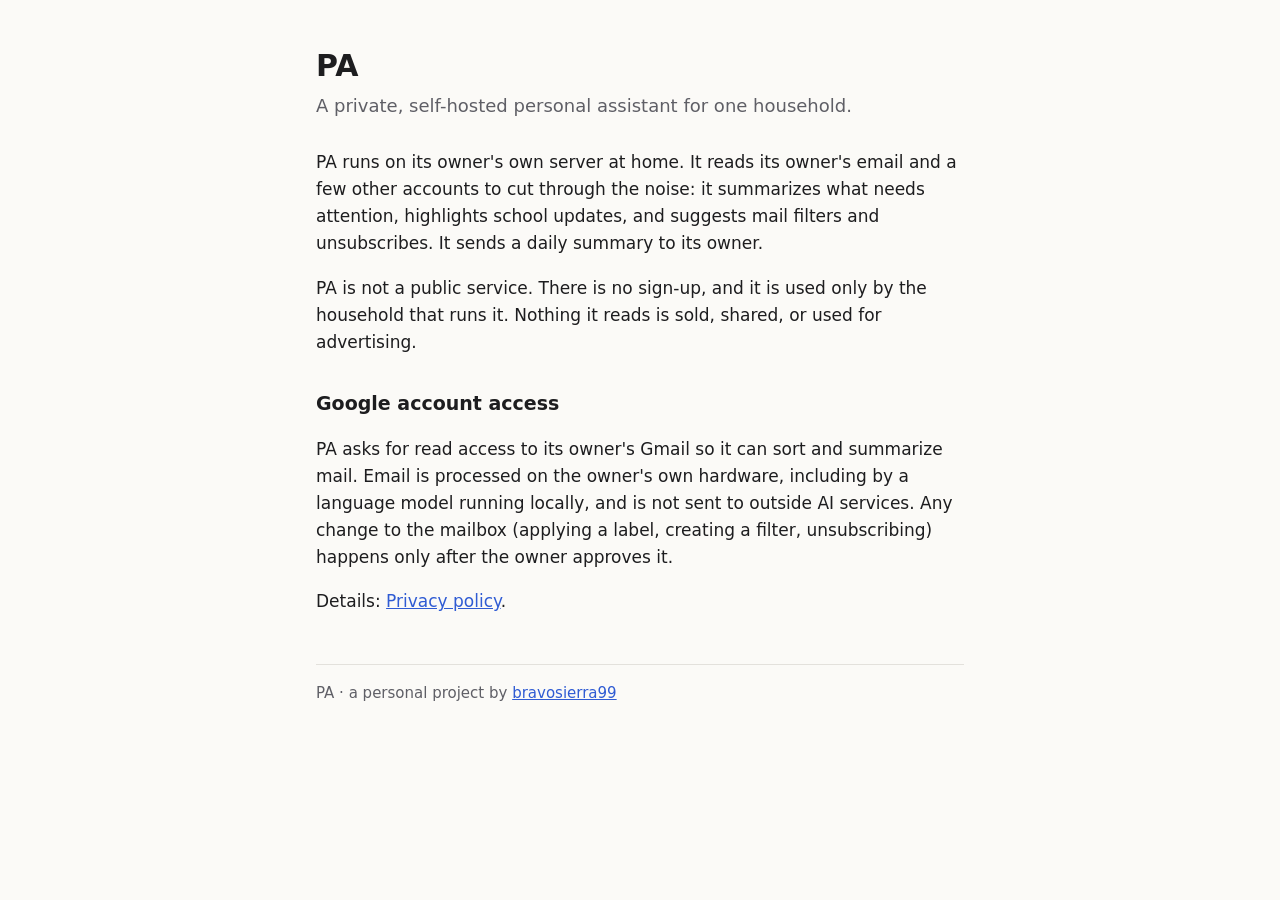
<file: index.html>
<!doctype html>
<html lang="en">
<head>
<meta charset="utf-8">
<meta name="viewport" content="width=device-width, initial-scale=1">
<meta name="google-site-verification" content="5PHZSUUpAH8Z5dvxC5fgDK8eKyyA4FknJvOwTGRj0_k">
<title>PA: a private, self-hosted personal assistant</title>
<link rel="stylesheet" href="/style.css">
</head>
<body>
<main>
  <h1>PA</h1>
  <p class="lede">A private, self-hosted personal assistant for one household.</p>

  <p>PA runs on its owner's own server at home. It reads its owner's email and a
  few other accounts to cut through the noise: it summarizes what needs
  attention, highlights school updates, and suggests mail filters and
  unsubscribes. It sends a daily summary to its owner.</p>

  <p>PA is not a public service. There is no sign-up, and it is used only by
  the household that runs it. Nothing it reads is sold, shared, or used for
  advertising.</p>

  <h2>Google account access</h2>
  <p>PA asks for read access to its owner's Gmail so it can sort and summarize
  mail. Email is processed on the owner's own hardware, including by a
  language model running locally, and is not sent to outside AI services.
  Any change to the mailbox (applying a label, creating a filter,
  unsubscribing) happens only after the owner approves it.</p>

  <p>Details: <a href="/pa/privacy.html">Privacy policy</a>.</p>

  <footer class="muted">PA · a personal project by
    <a href="https://github.com/bravosierra99">bravosierra99</a></footer>
</main>
</body>
</html>
</file>
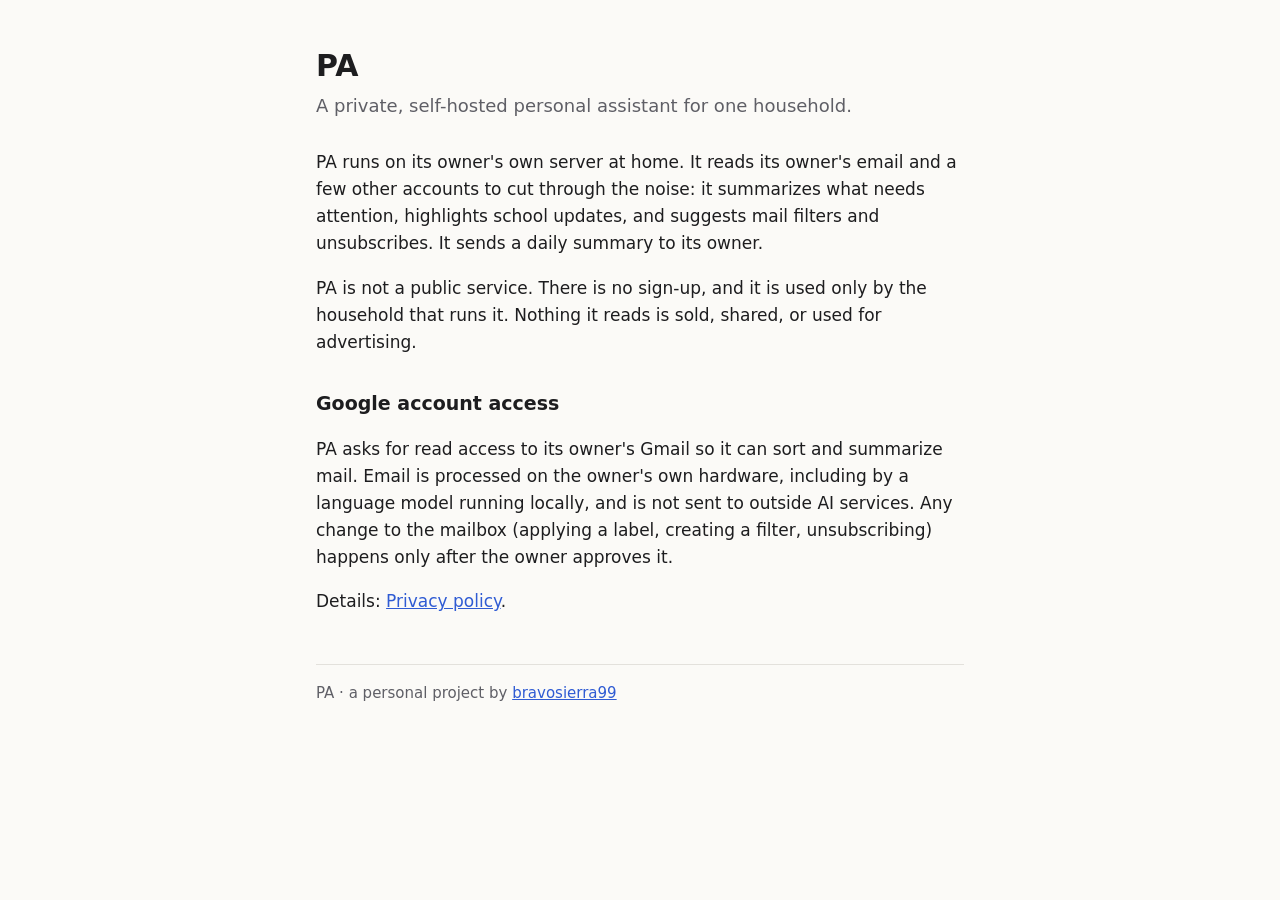
<file: pa/index.html>
<!doctype html>
<html lang="en">
<head>
<meta charset="utf-8">
<meta name="viewport" content="width=device-width, initial-scale=1">
<title>PA: a private, self-hosted personal assistant</title>
<link rel="stylesheet" href="/style.css">
</head>
<body>
<main>
  <h1>PA</h1>
  <p class="lede">A private, self-hosted personal assistant for one household.</p>

  <p>PA runs on its owner's own server at home. It reads its owner's email and a
  few other accounts to cut through the noise: it summarizes what needs
  attention, highlights school updates, and suggests mail filters and
  unsubscribes. It sends a daily summary to its owner.</p>

  <p>PA is not a public service. There is no sign-up, and it is used only by
  the household that runs it. Nothing it reads is sold, shared, or used for
  advertising.</p>

  <h2>Google account access</h2>
  <p>PA asks for read access to its owner's Gmail so it can sort and summarize
  mail. Email is processed on the owner's own hardware, including by a
  language model running locally, and is not sent to outside AI services.
  Any change to the mailbox (applying a label, creating a filter,
  unsubscribing) happens only after the owner approves it.</p>

  <p>Details: <a href="/pa/privacy.html">Privacy policy</a>.</p>

  <footer class="muted">PA · a personal project by
    <a href="https://github.com/bravosierra99">bravosierra99</a></footer>
</main>
</body>
</html>
</file>
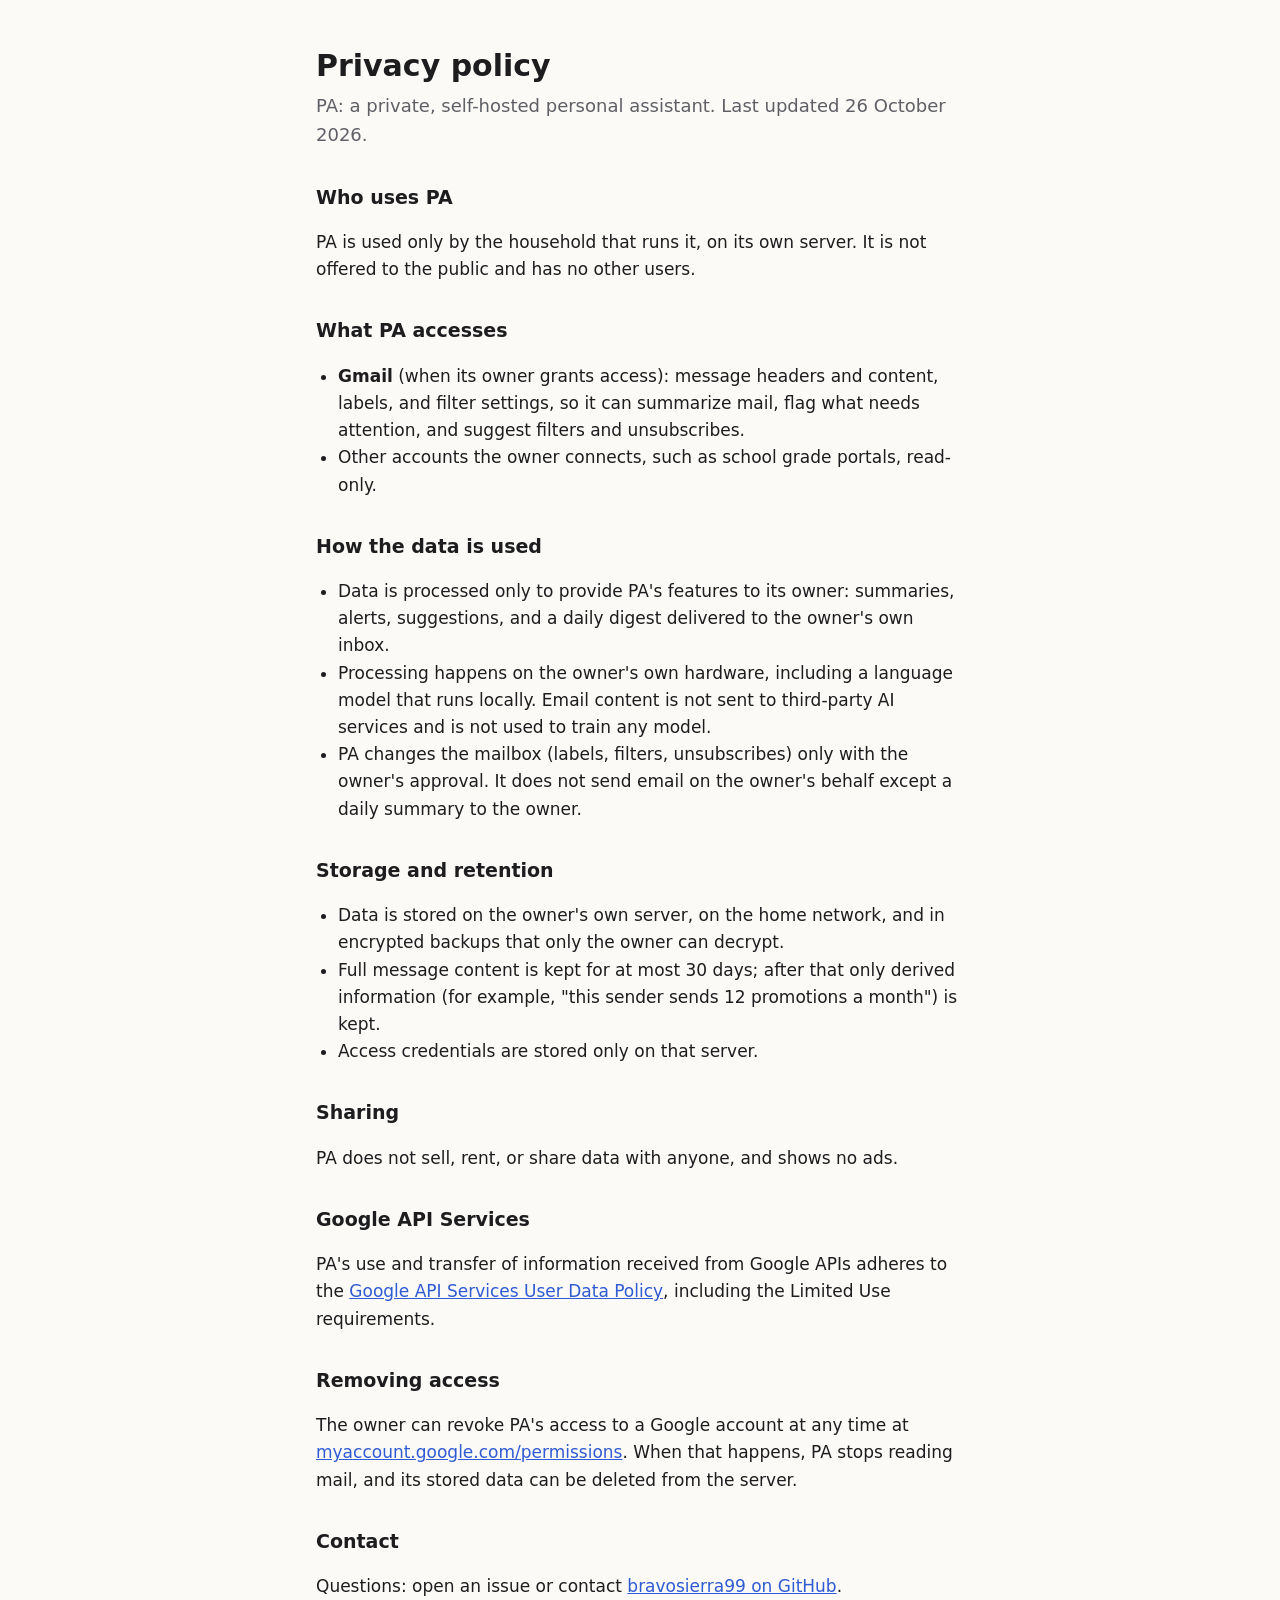
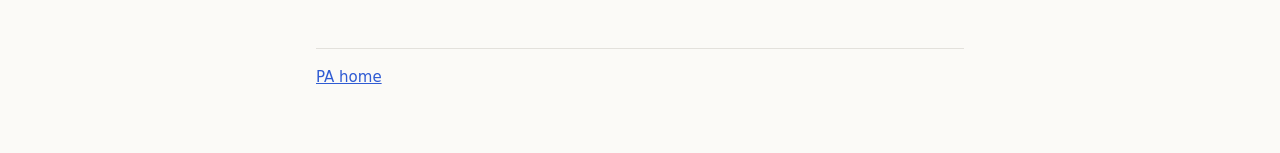
<file: pa/privacy.html>
<!doctype html>
<html lang="en">
<head>
<meta charset="utf-8">
<meta name="viewport" content="width=device-width, initial-scale=1">
<title>PA privacy policy</title>
<link rel="stylesheet" href="/style.css">
</head>
<body>
<main>
  <h1>Privacy policy</h1>
  <p class="lede">PA: a private, self-hosted personal assistant. Last updated 26 October 2026.</p>

  <h2>Who uses PA</h2>
  <p>PA is used only by the household that runs it, on its own server. It is
  not offered to the public and has no other users.</p>

  <h2>What PA accesses</h2>
  <ul>
    <li><strong>Gmail</strong> (when its owner grants access): message headers and
      content, labels, and filter settings, so it can summarize mail, flag
      what needs attention, and suggest filters and unsubscribes.</li>
    <li>Other accounts the owner connects, such as school grade portals, read-only.</li>
  </ul>

  <h2>How the data is used</h2>
  <ul>
    <li>Data is processed only to provide PA's features to its owner: summaries,
      alerts, suggestions, and a daily digest delivered to the owner's own inbox.</li>
    <li>Processing happens on the owner's own hardware, including a language
      model that runs locally. Email content is not sent to third-party AI
      services and is not used to train any model.</li>
    <li>PA changes the mailbox (labels, filters, unsubscribes) only with the
      owner's approval. It does not send email on the owner's behalf except a
      daily summary to the owner.</li>
  </ul>

  <h2>Storage and retention</h2>
  <ul>
    <li>Data is stored on the owner's own server, on the home network, and in
      encrypted backups that only the owner can decrypt.</li>
    <li>Full message content is kept for at most 30 days; after that only
      derived information (for example, "this sender sends 12 promotions a
      month") is kept.</li>
    <li>Access credentials are stored only on that server.</li>
  </ul>

  <h2>Sharing</h2>
  <p>PA does not sell, rent, or share data with anyone, and shows no ads.</p>

  <h2>Google API Services</h2>
  <p>PA's use and transfer of information received from Google APIs adheres to the
  <a href="https://developers.google.com/terms/api-services-user-data-policy">Google
  API Services User Data Policy</a>, including the Limited Use requirements.</p>

  <h2>Removing access</h2>
  <p>The owner can revoke PA's access to a Google account at any time at
  <a href="https://myaccount.google.com/permissions">myaccount.google.com/permissions</a>.
  When that happens, PA stops reading mail, and its stored data can be deleted
  from the server.</p>

  <h2>Contact</h2>
  <p>Questions: open an issue or contact
  <a href="https://github.com/bravosierra99">bravosierra99 on GitHub</a>.</p>

  <footer class="muted"><a href="/pa/">PA home</a></footer>
</main>
</body>
</html>
</file>
<file: style.css>
:root { --bg: #fbfaf7; --ink: #1d1d1f; --muted: #5f5f66; --line: #e3e1dc; --accent: #2f5bd3; }
@media (prefers-color-scheme: dark) {
  :root { --bg: #141416; --ink: #ececef; --muted: #a0a0a8; --line: #2e2e33; --accent: #8fb0ff; }
}
* { box-sizing: border-box; }
body { margin: 0; background: var(--bg); color: var(--ink);
  font: 17px/1.6 system-ui, -apple-system, "Segoe UI", Roboto, sans-serif; }
main { max-width: 680px; margin: 0 auto; padding: 48px 16px 64px; }
h1 { font-size: 30px; line-height: 1.2; margin: 0 0 8px; }
h2 { font-size: 19px; margin: 32px 0 8px; }
p, li { color: var(--ink); }
.lede { color: var(--muted); font-size: 18px; margin: 0 0 28px; }
.muted { color: var(--muted); font-size: 15px; }
a { color: var(--accent); }
ul { padding-left: 22px; }
footer { margin-top: 48px; padding-top: 16px; border-top: 1px solid var(--line); }
</file>
